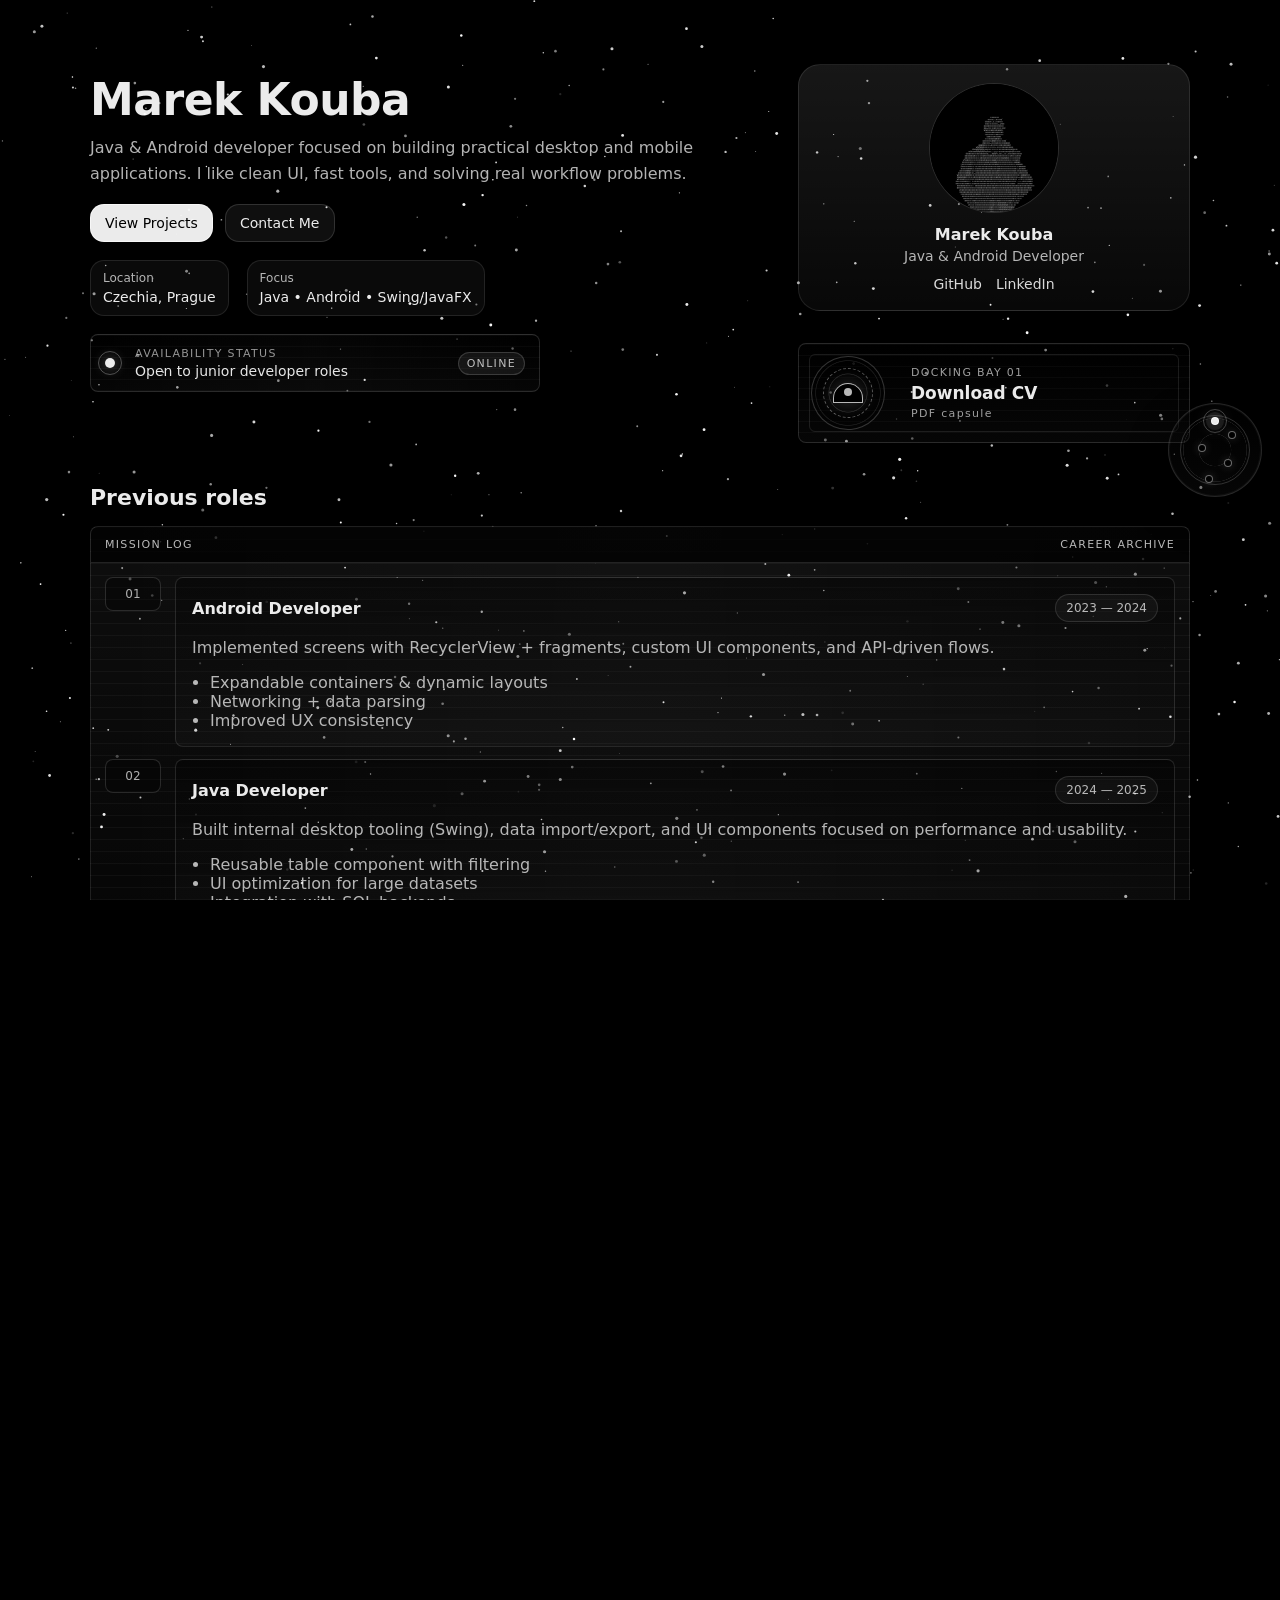
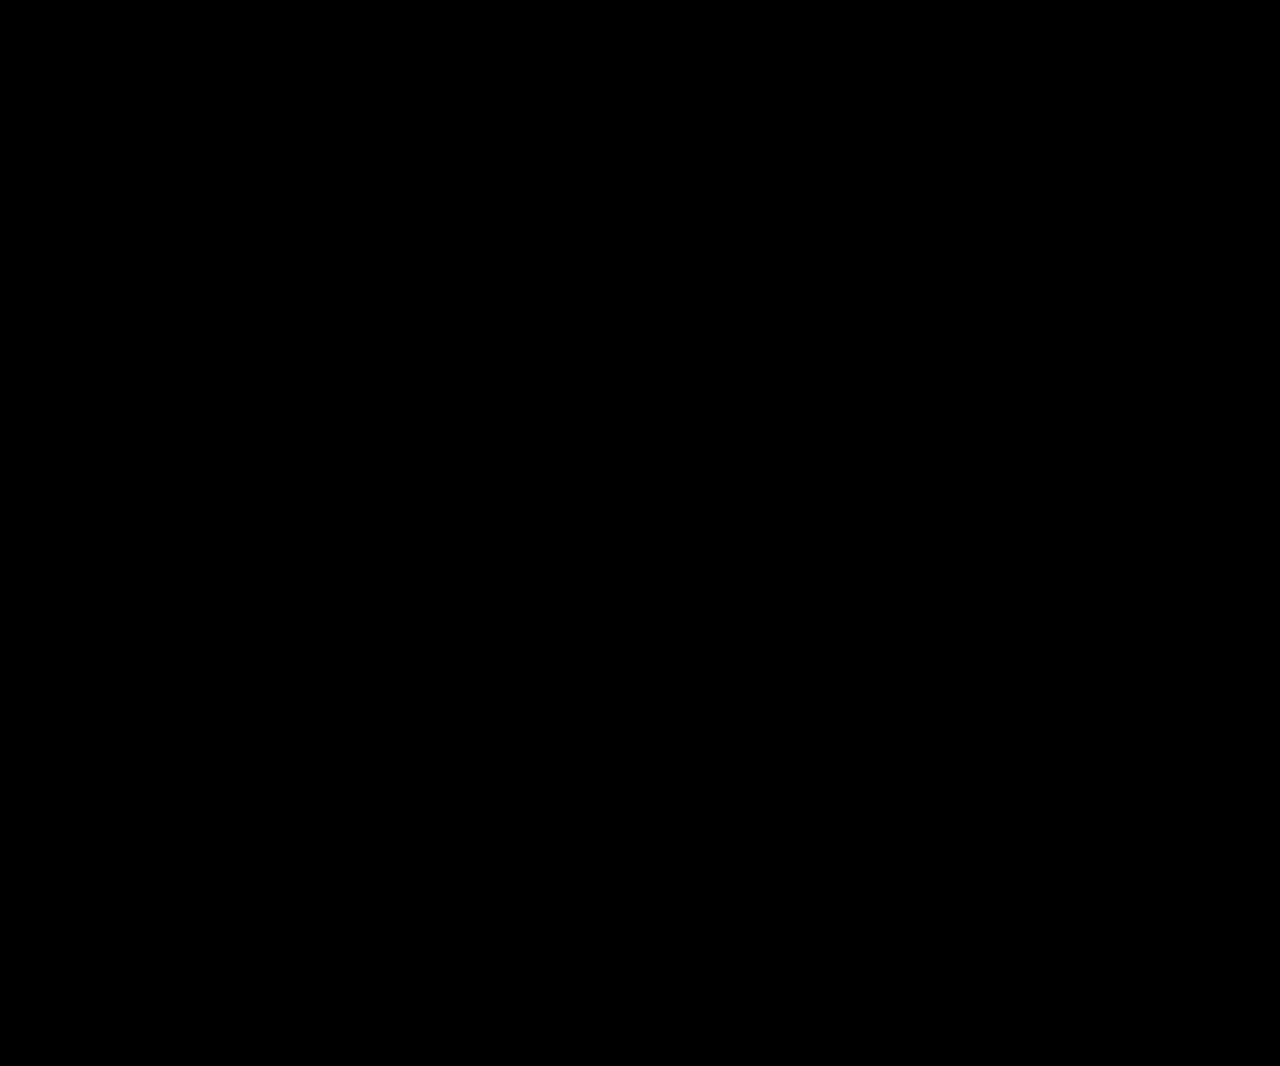
<file: public/index.html>
<!doctype html>
<html lang="en">

<head>
  <meta charset="UTF-8" />
  <meta name="viewport" content="width=device-width, initial-scale=1.0" />
  <title>Marek Kouba</title>
  <link rel="stylesheet" href="../src/styles/background.css" />
  <link rel="stylesheet" href="../src/styles/styles.css" />
  <link rel="stylesheet" href="../src/styles/planets.css" />
</head>

<body>
  <canvas id="starfield" aria-hidden="true"></canvas>

  <nav class="minimap-radar" aria-label="Page minimap">
    <a class="minimap-radar__blip minimap-radar__blip--home" href="#home" aria-label="Home" style="--x: 50%; --y: 18%;"></a>
    <a class="minimap-radar__blip minimap-radar__blip--roles" href="#roles" aria-label="Roles" style="--x: 68%; --y: 34%;"></a>
    <a class="minimap-radar__blip minimap-radar__blip--projects" href="#projects" aria-label="Projects" style="--x: 36%; --y: 48%;"></a>
    <a class="minimap-radar__blip minimap-radar__blip--skills" href="#skills" aria-label="Abilities" style="--x: 64%; --y: 64%;"></a>
    <a class="minimap-radar__blip minimap-radar__blip--contact" href="#contact" aria-label="Contact" style="--x: 44%; --y: 82%;"></a>
  </nav>

  <main id="top" class="container page">
    <!-- HERO -->
    <section id="home" class="hero">
      <div class="hero__left">
        <h1 class="hero__title">Marek Kouba</h1>
        <p class="hero__subtitle">
          Java & Android developer focused on building practical desktop and mobile applications.
          I like clean UI, fast tools, and solving real workflow problems.
        </p>

        <div class="hero__cta">
          <a class="btn btn--primary" href="#projects">View Projects</a>
          <a class="btn btn--ghost" href="#contact">Contact Me</a>
        </div>

        <div class="hero__meta">
          <div class="meta-item">
            <span class="meta-label">Location</span>
            <span class="meta-value">Czechia, Prague</span>
          </div>
          <div class="meta-item">
            <span class="meta-label">Focus</span>
            <span class="meta-value">Java • Android • Swing/JavaFX</span>
          </div>
        </div>

        <div class="availability-status" aria-label="Availability status">
          <span class="availability-status__signal" aria-hidden="true"></span>
          <span class="availability-status__copy">
            <span class="availability-status__label">Availability Status</span>
            <span class="availability-status__value">Open to junior developer roles</span>
          </span>
          <span class="availability-status__tag">ONLINE</span>
        </div>

      </div>

      <aside class="hero__right">
        <div class="avatar-card">
          <img class="avatar" src="./assets/img/profile.png" alt="Profile photo of Marek Kouba" />
          <div class="avatar-card__text">
            <div class="avatar-card__name">Marek Kouba</div>
            <div class="avatar-card__desc">Java & Android Developer</div>
          </div>
          <div class="avatar-card__links">
            <a href="https://github.com/ArqonOne" target="blank" aria-label="GitHub">GitHub</a>
            <a href="https://www.linkedin.com/in/marek-kouba-42253a305/" target="blank" aria-label="LinkedIn">LinkedIn</a>
          </div>
        </div>

        <a class="cv-dock" href="./assets/docs/Marek-Kouba-CV.pdf" download>
          <span class="cv-dock__bay" aria-hidden="true">
            <span class="cv-dock__rings"></span>
            <span class="cv-dock__ship"></span>
          </span>
          <span class="cv-dock__text">
            <span class="cv-dock__eyebrow">DOCKING BAY 01</span>
            <span class="cv-dock__title">Download CV</span>
            <span class="cv-dock__meta">PDF capsule</span>
          </span>
        </a>
      </aside>
    </section>

    <!-- ROLES -->
    <section id="roles" class="section">
      <div class="section__head">
        <h2>Previous roles</h2>
      </div>

      <div class="mission-log" aria-label="Career mission log">
        <div class="mission-log__header" aria-hidden="true">
          <span>MISSION LOG</span>
          <span>CAREER ARCHIVE</span>
        </div>
        <div class="mission-log__entries">
          <article class="mission-log__entry">
            <div class="mission-log__body">
              <div class="mission-log__top">
                <h3>Android Developer</h3>
                <span class="chip">2023 — 2024</span>
              </div>
              <p class="muted">
                Implemented screens with RecyclerView + fragments, custom UI components, and API-driven flows.
              </p>
              <ul class="list">
                <li>Expandable containers & dynamic layouts</li>
                <li>Networking + data parsing</li>
                <li>Improved UX consistency</li>
              </ul>
            </div>
          </article>

          <article class="mission-log__entry">
            <div class="mission-log__body">
              <div class="mission-log__top">
                <h3>Java Developer</h3>
                <span class="chip">2024 — 2025</span>
              </div>
              <p class="muted">
                Built internal desktop tooling (Swing), data import/export, and UI components focused on performance
                and usability.
              </p>
              <ul class="list">
                <li>Reusable table component with filtering</li>
                <li>UI optimization for large datasets</li>
                <li>Integration with SQL backends</li>
              </ul>
            </div>
          </article>
        </div>
      </div>
    </section>

    <!-- PROJECTS (Planets) -->
    <section id="projects" class="section">
      <div class="section__head">
        <h2>Projects</h2>
      </div>

      <div id="projectRadar" class="project-radar" aria-label="Project navigation radar"></div>

      <div class="planets-block" id="planetsBlock">
        <div id="planetsTip" class="planets-tip" aria-hidden="true"></div>
        <canvas id="planetsCanvas" class="planets-canvas" aria-hidden="true"></canvas>
      </div>

      <!-- Project modal -->
      <div id="projectModal" class="pmodal" aria-hidden="true" role="dialog" aria-label="Project details">
        <div class="pmodal__overlay" data-close></div>

        <div class="pmodal__panel" role="document">
          <button class="pmodal__close" type="button" aria-label="Close" data-close>×</button>

          <div class="pmodal__head">
            <h3 id="pTitle" class="pmodal__title"></h3>
            <a id="pLink" class="pmodal__link" href="#" target="_blank" rel="noopener">More info →</a>
          </div>

          <div class="pmodal__body">
            <p id="pDesc" class="pmodal__desc"></p>

            <div class="pmodal__carousel" aria-label="Project images">
            <button id="pPrev" class="pmodal__nav" type="button" aria-label="Previous image">‹</button>

            <div class="pmodal__imgwrap">
              <img id="pImg" class="pmodal__img" alt="" />
              <div id="pImgEmpty" class="pmodal__empty muted">No images yet.</div>
            </div>

            <button id="pNext" class="pmodal__nav" type="button" aria-label="Next image">›</button>
          </div>

            <div id="pDots" class="pmodal__dots" aria-label="Image selector"></div>
          </div>
        </div>
      </div>
    </section>

    <!-- SKILLS -->
    <section id="skills" class="section">
      <div class="section__head">
        <h2>Abilities</h2>
        <p>Languages, frameworks, tooling — the stack I’m comfortable with.</p>
      </div>

      <div class="constellation-grid">
        <article class="constellation">
          <h3>Core Languages</h3>
          <div class="constellation__map" aria-label="Core Languages skill constellation">
            <span class="skill-star skill-star--large" style="--x: 16%; --y: 38%;">Java</span>
            <span class="skill-star" style="--x: 42%; --y: 18%;">C++</span>
            <span class="skill-star" style="--x: 68%; --y: 40%;">C#</span>
            <span class="skill-star" style="--x: 38%; --y: 72%;">C</span>
            <span class="skill-star" style="--x: 80%; --y: 74%;">Python</span>
          </div>
        </article>

        <article class="constellation">
          <h3>App Interfaces</h3>
          <div class="constellation__map" aria-label="App Interfaces skill constellation">
            <span class="skill-star skill-star--large" style="--x: 20%; --y: 28%;">Android SDK</span>
            <span class="skill-star" style="--x: 56%; --y: 22%;">Swing</span>
            <span class="skill-star" style="--x: 78%; --y: 52%;">JavaFX</span>
            <span class="skill-star" style="--x: 36%; --y: 76%;">RecyclerView</span>
          </div>
        </article>

        <article class="constellation">
          <h3>Data & Automation</h3>
          <div class="constellation__map" aria-label="Data and Automation skill constellation">
            <span class="skill-star skill-star--large" style="--x: 18%; --y: 64%;">SQL</span>
            <span class="skill-star" style="--x: 46%; --y: 26%;">SQL Server</span>
            <span class="skill-star" style="--x: 72%; --y: 34%;">Selenium</span>
            <span class="skill-star" style="--x: 66%; --y: 76%;">Matlab</span>
          </div>
        </article>

        <article class="constellation">
          <h3>Web Tools</h3>
          <div class="constellation__map" aria-label="Web Tools skill constellation">
            <span class="skill-star skill-star--large" style="--x: 20%; --y: 30%;">JavaScript</span>
            <span class="skill-star" style="--x: 56%; --y: 24%;">HTML/CSS</span>
            <span class="skill-star" style="--x: 76%; --y: 62%;">Shopify</span>
            <span class="skill-star" style="--x: 34%; --y: 78%;">Git</span>
            <span class="skill-star" style="--x: 74%; --y: 16%;">Maven</span>
          </div>
        </article>
      </div>
    </section>

    <!-- CONTACT -->
    <section id="contact" class="section">
      <div class="section__head">
        <h2>Contact me</h2>
      </div>

      <div class="command-console">
        <aside class="command-console__direct" aria-label="Direct contact links">
          <div class="command-console__bar" aria-hidden="true">
            <span></span>
            <span></span>
            <span></span>
          </div>
          <h3>open_channel</h3>
          <a href="mailto:marekkoubam@gmail.com">marekkoubam@gmail.com</a>
          <a href="https://www.linkedin.com/in/marek-kouba-42253a305/" target="_blank" rel="noreferrer">
            linkedin.com/in/marek-kouba-42253a305
          </a>
          <a href="#" aria-label="GitHub profile">github.com</a>
        </aside>

        <form class="command-form" onsubmit="event.preventDefault(); this.querySelector('.command-form__status').textContent = 'Transmission queued.';">
          <div class="command-console__bar" aria-hidden="true">
            <span></span>
            <span></span>
            <span></span>
          </div>

          <label>
            <span>sender.name</span>
            <input type="text" name="name" placeholder="Your name" required />
          </label>

          <label>
            <span>sender.email</span>
            <input type="email" name="email" placeholder="you@email.com" required />
          </label>

          <label>
            <span>message.payload</span>
            <textarea name="message" rows="6" placeholder="Write your message..." required></textarea>
          </label>

          <button class="btn btn--primary command-form__submit" type="submit">Transmit</button>
          <p class="command-form__status" aria-live="polite"></p>
        </form>
      </div>
    </section>

    <footer class="footer">
      <span class="muted">© <span id="y"></span> Marek Kouba</span>
    </footer>
  </main>

  <script src="../src/js/stars.js"></script>
  <script>
    document.getElementById("y").textContent = new Date().getFullYear();
  </script>
  <script src="../src/js/minimap-radar.js"></script>
  <script type="module" src="../src/js/projects-planets.js"></script>

</body>

</html>
</file>
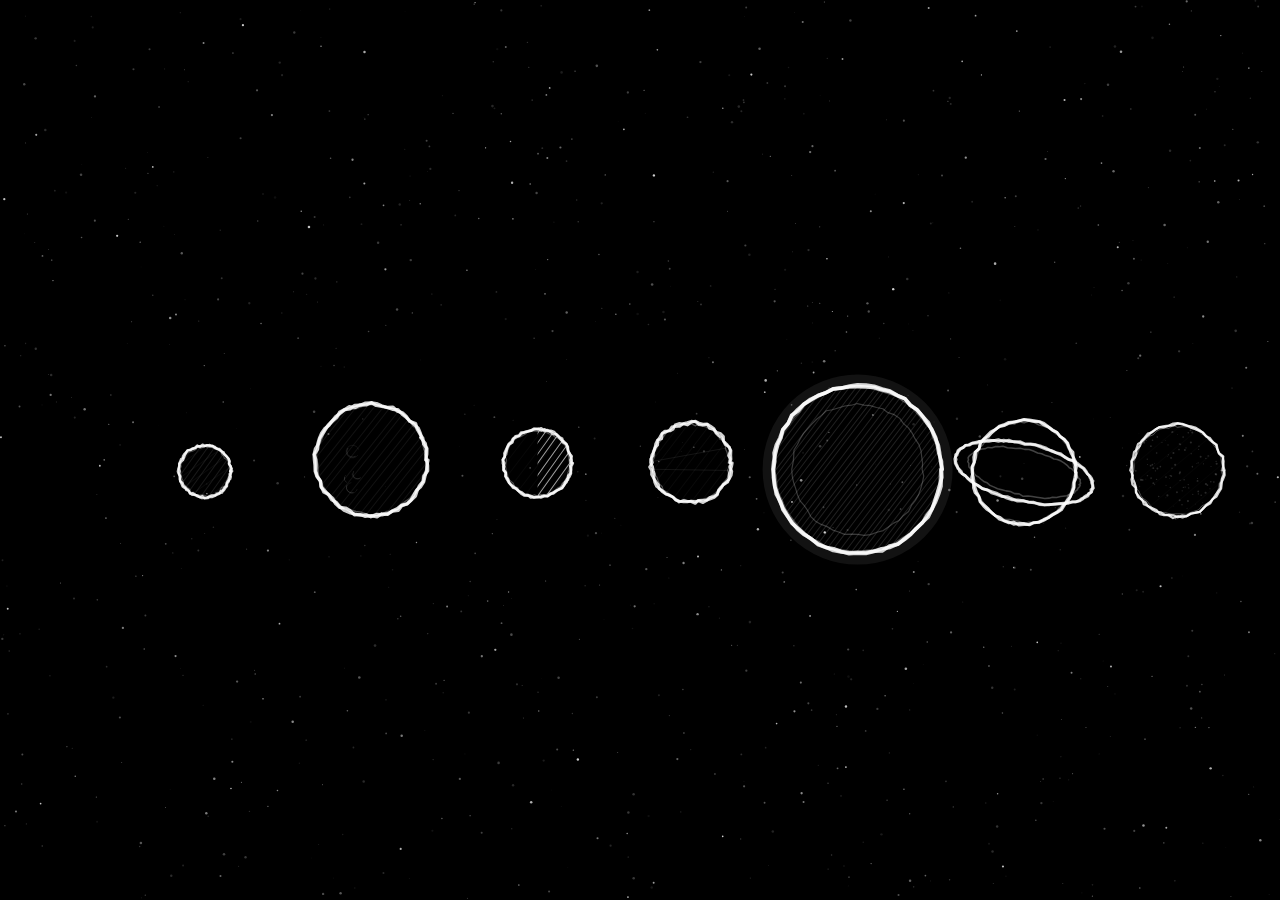
<file: private/planets.html>
<!-- sketch-planets-new-looks.html -->
<!doctype html>
<html lang="en">

<head>
    <meta charset="UTF-8" />
    <meta name="viewport" content="width=device-width, initial-scale=1.0" />
    <title>Sketch Planets — New Looks</title>
    <style>
        html,
        body {
            height: 100%;
            margin: 0;
            background: #000;
            overflow: hidden;
        }

        canvas {
            position: fixed;
            inset: 0;
            width: 100vw;
            height: 100vh;
            display: block;
        }

        .tip {
            position: fixed;
            z-index: 3;
            pointer-events: none;
            padding: 8px 10px;
            border-radius: 12px;
            border: 1px solid rgba(255, 255, 255, 0.14);
            background: rgba(0, 0, 0, 0.55);
            backdrop-filter: blur(8px);
            font:
                12px system-ui,
                -apple-system,
                Segoe UI,
                Roboto,
                Arial;
            color: rgba(255, 255, 255, 0.9);
            transform: translate(12px, 12px);
            opacity: 0;
            transition: opacity 120ms ease;
            white-space: nowrap;
        }

        .tip.show {
            opacity: 1;
        }
    </style>
</head>

<body>
    <div id="tip" class="tip"></div>
    <canvas id="c"></canvas>

    <script>
        (() => {
            const canvas = document.getElementById("c");
            const ctx = canvas.getContext("2d");
            const tip = document.getElementById("tip");

            let w = 0,
                h = 0,
                dpr = 1;
            function resize() {
                dpr = Math.max(1, Math.min(2, window.devicePixelRatio || 1));
                w = window.innerWidth;
                h = window.innerHeight;
                canvas.width = Math.floor(w * dpr);
                canvas.height = Math.floor(h * dpr);
                canvas.style.width = w + "px";
                canvas.style.height = h + "px";
                ctx.setTransform(dpr, 0, 0, dpr, 0, 0);
            }
            window.addEventListener("resize", resize);
            resize();

            const rand = (min, max) => Math.random() * (max - min) + min;

            // Mouse
            const mouse = { x: 0, y: 0, active: false };
            window.addEventListener("mousemove", (e) => {
                mouse.active = true;
                mouse.x = e.clientX;
                mouse.y = e.clientY;
            });
            window.addEventListener("mouseleave", () => {
                mouse.active = false;
                tip.classList.remove("show");
            });

            // ===== Sketch helpers =====
            function roughCircle(x, y, r, passes = 2, jitter = 1.2) {
                for (let p = 0; p < passes; p++) {
                    const steps = 64;
                    ctx.beginPath();
                    for (let i = 0; i <= steps; i++) {
                        const a = (i / steps) * Math.PI * 2;
                        const rr = r + rand(-jitter, jitter);
                        const px = x + Math.cos(a) * rr + rand(-0.35, 0.35);
                        const py = y + Math.sin(a) * rr + rand(-0.35, 0.35);
                        if (i === 0) ctx.moveTo(px, py);
                        else ctx.lineTo(px, py);
                    }
                    ctx.stroke();
                }
            }

            function roughEllipse(x, y, rx, ry, rot = 0, passes = 2, jitter = 1.1) {
                for (let p = 0; p < passes; p++) {
                    const steps = 80;
                    ctx.beginPath();
                    for (let i = 0; i <= steps; i++) {
                        const a = (i / steps) * Math.PI * 2;
                        const jx = rand(-jitter, jitter),
                            jy = rand(-jitter, jitter);
                        let px = Math.cos(a) * (rx + jx),
                            py = Math.sin(a) * (ry + jy);
                        const cr = Math.cos(rot),
                            sr = Math.sin(rot);
                        const rpx = px * cr - py * sr;
                        const rpy = px * sr + py * cr;
                        if (i === 0) ctx.moveTo(x + rpx, y + rpy);
                        else ctx.lineTo(x + rpx, y + rpy);
                    }
                    ctx.stroke();
                }
            }

            function hatchInCircle(
                x,
                y,
                r,
                angleRad,
                spacing,
                alpha,
                wiggle = 0.9,
            ) {
                ctx.save();
                ctx.beginPath();
                ctx.arc(x, y, r - 0.5, 0, Math.PI * 2);
                ctx.clip();
                ctx.globalAlpha = alpha;

                ctx.translate(x, y);
                ctx.rotate(angleRad);

                const len = r * 2.9;
                for (let i = -len; i <= len; i += spacing) {
                    ctx.beginPath();
                    const j = rand(-wiggle, wiggle);
                    ctx.moveTo(-len, i + j);
                    ctx.lineTo(len, i + j + rand(-0.6, 0.6));
                    ctx.stroke();
                }

                ctx.restore();
                ctx.globalAlpha = 1;
            }

            function stippleInCircle(x, y, r, density, alpha) {
                ctx.save();
                ctx.beginPath();
                ctx.arc(x, y, r - 1, 0, Math.PI * 2);
                ctx.clip();
                ctx.globalAlpha = alpha;

                const area = Math.PI * r * r;
                const n = Math.floor(area * density);
                for (let i = 0; i < n; i++) {
                    const a = Math.random() * Math.PI * 2;
                    const rr = Math.sqrt(Math.random()) * (r - 1);
                    const px = x + Math.cos(a) * rr;
                    const py = y + Math.sin(a) * rr;
                    const pr = rand(0.35, 1.1);
                    ctx.beginPath();
                    ctx.arc(px, py, pr, 0, Math.PI * 2);
                    ctx.fill();
                }

                ctx.restore();
                ctx.globalAlpha = 1;
            }

            // NEW: crater arcs (small rough circles clipped inside)
            function cratersInCircle(x, y, r, count, alpha) {
                ctx.save();
                ctx.beginPath();
                ctx.arc(x, y, r - 1, 0, Math.PI * 2);
                ctx.clip();

                ctx.strokeStyle = `rgba(255,255,255,${alpha})`;
                ctx.lineWidth = 1;

                for (let i = 0; i < count; i++) {
                    const a = Math.random() * Math.PI * 2;
                    const rr = Math.sqrt(Math.random()) * (r * 0.72);
                    const cx = x + Math.cos(a) * rr;
                    const cy = y + Math.sin(a) * rr;
                    const cr = rand(r * 0.06, r * 0.14);

                    // partial arc crater
                    ctx.beginPath();
                    ctx.arc(cx, cy, cr, rand(0, Math.PI), rand(Math.PI, Math.PI * 2));
                    ctx.stroke();

                    // second faint pass
                    ctx.globalAlpha = 0.55;
                    ctx.beginPath();
                    ctx.arc(
                        cx + rand(-0.6, 0.6),
                        cy + rand(-0.6, 0.6),
                        cr * rand(0.9, 1.15),
                        rand(0, Math.PI),
                        rand(Math.PI, Math.PI * 2),
                    );
                    ctx.stroke();
                    ctx.globalAlpha = 1;
                }

                ctx.restore();
            }

            // NEW: half-shadow shading using hatch clipped to half-plane
            function halfShadowHatch(
                x,
                y,
                r,
                side /* -1 left, +1 right */,
                angle,
                spacing,
                alpha,
            ) {
                ctx.save();
                // clip circle
                ctx.beginPath();
                ctx.arc(x, y, r - 1, 0, Math.PI * 2);
                ctx.clip();
                // clip half
                ctx.beginPath();
                if (side < 0) {
                    ctx.rect(-99999, -99999, x, 999999);
                } else {
                    ctx.rect(x, -99999, 999999, 999999);
                }
                ctx.clip();

                ctx.strokeStyle = "rgba(255,255,255,1)";
                hatchInCircle(x, y, r, angle, spacing, alpha, 0.8);

                ctx.restore();
            }

            // NEW: chalk halo (soft outer glow ring)
            function chalkHalo(x, y, r, strength) {
                ctx.save();
                ctx.globalAlpha = strength;
                ctx.strokeStyle = "rgba(255,255,255,0.08)";
                ctx.lineWidth = 10;
                ctx.beginPath();
                ctx.arc(x, y, r + 6, 0, Math.PI * 2);
                ctx.stroke();
                ctx.restore();
                ctx.globalAlpha = 1;
            }

            // ===== Background dots =====
            const bgDots = Array.from({ length: 900 }, () => ({
                x: Math.random() * w,
                y: Math.random() * h,
                r: rand(0.3, 1.3),
                a: rand(0.12, 0.85),
                ph: Math.random() * Math.PI * 2,
                sp: rand(0.2, 1.0),
            }));

            function drawBackground(t) {
                ctx.fillStyle = "#000";
                ctx.fillRect(0, 0, w, h);

                ctx.fillStyle = "rgba(255,255,255,1)";
                for (const s of bgDots) {
                    const tw = 0.65 + 0.35 * Math.sin(t * s.sp + s.ph + s.x * 0.01);
                    ctx.globalAlpha = Math.max(0.05, Math.min(1, s.a * tw));
                    ctx.beginPath();
                    ctx.arc(s.x, s.y, s.r, 0, Math.PI * 2);
                    ctx.fill();
                }
                ctx.globalAlpha = 1;
            }

            // ===== New planet "looks" =====
            // Look types: "marble", "crater", "split", "belt", "halo", "ringed"
            const PLANETS_DEF = [
                {
                    name: "Marble",
                    x: 0.16,
                    y: 0.52,
                    r: 26,
                    ring: false,
                    look: {
                        type: "marble",
                        outline: 2.4,
                        jitter: 1.2,
                        passes: 2,
                        hatchAlpha: 0.55,
                    },
                },
                {
                    name: "Crater",
                    x: 0.29,
                    y: 0.52,
                    r: 56,
                    ring: false,
                    look: {
                        type: "crater",
                        outline: 3.2,
                        jitter: 1.4,
                        passes: 2,
                        craterCount: 4, // ↓ from 18
                    },
                },
                {
                    name: "Split",
                    x: 0.42,
                    y: 0.52,
                    r: 34,
                    ring: false,
                    look: {
                        type: "split",
                        outline: 2.6,
                        jitter: 1.2,
                        passes: 2,
                        shadowSide: +1,
                    },
                },
                {
                    name: "Belted",
                    x: 0.54,
                    y: 0.52,
                    r: 40,
                    ring: false,
                    look: {
                        type: "belt",
                        outline: 2.8,
                        jitter: 1.8,
                        passes: 2,
                        beltCount: 2, // ↓ fewer belts
                    },
                },

                {
                    name: "Halo",
                    x: 0.67,
                    y: 0.52,
                    r: 84,
                    ring: false,
                    look: {
                        type: "halo",
                        outline: 3.6,
                        jitter: 1.1,
                        passes: 2,
                        halo: 0.9,
                    },
                },
                {
                    name: "Ringed",
                    x: 0.8,
                    y: 0.52,
                    r: 52,
                    ring: true,
                    look: {
                        type: "ringed",
                        outline: 2.8,
                        jitter: 1.2,
                        passes: 2,
                        ringWidth: 2.8,
                        ringDouble: true,
                    },
                },
                {
                    name: "Dotted",
                    x: 0.92,
                    y: 0.52,
                    r: 46,
                    ring: false,
                    look: {
                        type: "dots",
                        outline: 2.2,
                        jitter: 1.5,
                        passes: 2,
                        dotDensity: 0.016,
                    },
                },
            ];

            const planets = PLANETS_DEF.map((p, i) => ({
                id: i + 1,
                name: p.name,
                nx: p.x,
                ny: p.y,
                r: p.r,
                ring: p.ring,
                look: p.look,
                hover: 0,
                pulse: 0,
                phase: rand(0, Math.PI * 2),
                bobSpeed: rand(0.6, 1.1),
                bobAmp: rand(4, 10),
                ringRot: rand(-0.25, 0.25),
            }));

            function planetPos(p, t) {
                const baseX = p.nx * w;
                const baseY = p.ny * h;
                const bob = Math.sin(t * p.bobSpeed + p.phase) * p.bobAmp;
                return { x: baseX, y: baseY + bob };
            }

            function pickPlanet(mx, my, t) {
                for (let i = planets.length - 1; i >= 0; i--) {
                    const p = planets[i];
                    const pos = planetPos(p, t);
                    const dx = mx - pos.x,
                        dy = my - pos.y;
                    if (dx * dx + dy * dy <= p.r * p.r) return p;
                }
                return null;
            }

            canvas.addEventListener("click", () => {
                const t = performance.now() / 1000;
                const p = pickPlanet(mouse.x, mouse.y, t);
                if (p) p.pulse = 1;
            });

            // belt helper: draw a few rough arcs across planet (clipped)
            function beltsInCircle(x, y, r, count) {
                ctx.save();
                ctx.beginPath();
                ctx.arc(x, y, r - 1, 0, Math.PI * 2);
                ctx.clip();
                ctx.strokeStyle = "rgba(255,255,255,0.08)";
                ctx.lineWidth = 1;
                for (let i = 0; i < count; i++) {
                    const yy = y + rand(-r * 0.35, r * 0.35);
                    const tilt = rand(-0.18, 0.18);
                    ctx.save();
                    ctx.translate(x, y);
                    ctx.rotate(tilt);
                    ctx.beginPath();
                    ctx.moveTo(-r * 1.4, yy - y);
                    ctx.lineTo(r * 1.4, yy - y + rand(-1.2, 1.2));
                    ctx.stroke();
                    ctx.restore();
                }
                ctx.restore();
            }

            function drawPlanet(p, x, y, t) {
                const lk = p.look;
                const rr = p.r * (1 + p.hover * 0.06) * (1 + p.pulse * 0.12);

                ctx.save();
                ctx.lineCap = "round";
                ctx.lineJoin = "round";

                // optional chalk halo (unique look)
                if (lk.type === "halo") chalkHalo(x, y, rr, lk.halo ?? 0.8);

                // outline
                ctx.strokeStyle = "rgba(255,255,255,0.82)";
                ctx.lineWidth = lk.outline ?? 2.6;
                roughCircle(x, y, rr, lk.passes ?? 2, lk.jitter ?? 1.2);

                // inner outline
                ctx.strokeStyle = "rgba(255,255,255,0.30)";
                ctx.lineWidth = Math.max(1, (lk.outline ?? 2.6) * 0.45);
                roughCircle(x, y, rr - 1.6, 1, (lk.jitter ?? 1.2) * 0.8);

                // interior content by look
                ctx.strokeStyle = "rgba(255,255,255,0.18)";
                ctx.lineWidth = 1;

                if (lk.type === "marble") {
                    hatchInCircle(x, y, rr - 1, -0.95, 6.0, lk.hatchAlpha ?? 0.55, 1.0);
                    hatchInCircle(x, y, rr - 1, -0.62, 10.5, 0.22, 0.8);
                }

                if (lk.type === "crater") {
                    hatchInCircle(x, y, rr - 1, -0.9, 6.8, 0.4, 1.0);
                    cratersInCircle(x, y, rr, lk.craterCount ?? 7, 0.12);
                }

                if (lk.type === "split") {
                    // light full subtle hatch
                    hatchInCircle(x, y, rr - 1, -0.92, 8.8, 0.18, 0.8);
                    // darker half
                    halfShadowHatch(x, y, rr, lk.shadowSide ?? +1, -0.95, 6.2, 0.62);
                }

                if (lk.type === "belt") {
                    hatchInCircle(x, y, rr - 1, -0.92, 8.0, 0.22, 0.9);
                    beltsInCircle(x, y, rr, lk.beltCount ?? 3);
                }

                if (lk.type === "halo") {
                    hatchInCircle(x, y, rr - 1, -0.92, 5.0, 0.72, 1.0);
                    // extra inner ring to add weight
                    ctx.strokeStyle = "rgba(255,255,255,0.22)";
                    ctx.lineWidth = 1.2;
                    roughCircle(x, y, rr * 0.78, 1, 0.9);
                }

                if (lk.type === "dots") {
                    ctx.fillStyle = "rgba(255,255,255,0.85)";
                    stippleInCircle(x, y, rr - 1, lk.dotDensity ?? 0.016, 0.18);
                    hatchInCircle(x, y, rr - 1, -0.7, 14.0, 0.1, 0.6);
                }

                // ringed look
                if (p.ring) {
                    const rot = p.ringRot + Math.sin(t * 0.2 + p.phase) * 0.06;
                    const ringW = lk.ringWidth ?? 2.6;

                    ctx.strokeStyle = "rgba(255,255,255,0.76)";
                    ctx.lineWidth = ringW;
                    roughEllipse(x, y, rr * 1.35, rr * 0.55, rot, 2, 1.1);

                    if (lk.ringDouble) {
                        ctx.strokeStyle = "rgba(255,255,255,0.26)";
                        ctx.lineWidth = Math.max(1.1, ringW * 0.55);
                        roughEllipse(x, y, rr * 1.1, rr * 0.44, rot, 1, 0.95);
                    }
                }

                // hover label
                if (p.hover > 0.08) {
                    ctx.globalAlpha = Math.min(1, p.hover);
                    ctx.fillStyle = "rgba(255,255,255,0.86)";
                    ctx.font = "12px system-ui, -apple-system, Segoe UI, Roboto, Arial";
                    ctx.textAlign = "center";
                    ctx.fillText(p.name, x, y + rr + 22);
                    ctx.globalAlpha = 1;
                }

                ctx.restore();
            }

            function updateTooltip(p) {
                if (!p) {
                    tip.classList.remove("show");
                    return;
                }
                tip.textContent = `${p.name} • click`;
                tip.style.left = mouse.x + "px";
                tip.style.top = mouse.y + "px";
                tip.classList.add("show");
            }

            let last = performance.now();
            function frame(now) {
                const dt = Math.min(0.033, (now - last) / 1000);
                last = now;
                const t = now / 1000;

                drawBackground(t);

                const hovered = mouse.active ? pickPlanet(mouse.x, mouse.y, t) : null;

                for (const p of planets) {
                    const isHover = hovered === p;
                    p.hover += ((isHover ? 1 : 0) - p.hover) * 0.14;

                    p.pulse *= Math.pow(0.001, dt);
                    if (p.pulse < 0.001) p.pulse = 0;

                    const pos = planetPos(p, t);
                    drawPlanet(p, pos.x, pos.y, t);
                }

                updateTooltip(hovered);
                requestAnimationFrame(frame);
            }
            requestAnimationFrame(frame);
        })();
    </script>
</body>

</html>
</file>
<file: src/styles/background.css>
:root {
  --bg: #000;
}

/* Base page background */
html,
body {
  height: 100%;
  margin: 0;
  background: var(--bg);
  overflow-x: hidden;
}

/* Background canvas */
#starfield {
  position: fixed;
  inset: 0;
  width: 100vw;
  height: 100vh;
  z-index: 0;
  pointer-events: none;
  display: block;
}
</file>
<file: src/styles/styles.css>
:root {
  --text: rgba(255, 255, 255, 0.92);
  --muted: rgba(255, 255, 255, 0.7);
  --card2: rgba(255, 255, 255, 0.09);
  --border: rgba(255, 255, 255, 0.10);
  --accent: rgba(255, 255, 255, 0.92);
}

html,
body {
  color: var(--text);
  font-family: system-ui, -apple-system, Segoe UI, Roboto, Arial, sans-serif;
}

.container {
  width: min(1100px, calc(100% - 48px));
  margin: 0 auto;
}

.page {
  position: relative;
  z-index: 1;
  padding: 64px 0 64px;
}

/* Minimap radar */
.minimap-radar {
  position: fixed;
  right: 18px;
  top: 50%;
  z-index: 4;
  width: 92px;
  aspect-ratio: 1;
  border: 1px solid rgba(255,255,255,0.14);
  border-radius: 50%;
  background:
    radial-gradient(circle at 50% 50%, transparent 0 24%, rgba(255,255,255,0.09) 24.5% 25%, transparent 25.5% 48%, rgba(255,255,255,0.09) 48.5% 49%, transparent 49.5%),
    linear-gradient(180deg, rgba(0,0,0,0.42), rgba(255,255,255,0.025));
  box-shadow:
    0 0 0 1px rgba(255,255,255,0.04) inset,
    0 18px 42px rgba(0,0,0,0.36);
  transform: translateY(-50%);
}

.minimap-radar::before,
.minimap-radar::after {
  content: "";
  position: absolute;
  inset: 11px;
  border-radius: 50%;
  pointer-events: none;
}

.minimap-radar::before {
  border: 1px solid rgba(255,255,255,0.18);
}

.minimap-radar::after {
  background:
    linear-gradient(90deg, transparent calc(50% - 0.5px), rgba(255,255,255,0.16) 50%, transparent calc(50% + 0.5px)),
    linear-gradient(0deg, transparent calc(50% - 0.5px), rgba(255,255,255,0.16) 50%, transparent calc(50% + 0.5px));
}

.minimap-radar__blip {
  position: absolute;
  left: var(--x);
  top: var(--y);
  z-index: 1;
  width: 24px;
  height: 24px;
  border-radius: 50%;
  background: transparent;
  transform: translate(-50%, -50%);
}

.minimap-radar__blip::before {
  content: "";
  position: absolute;
  inset: 8px;
  border: 1px solid rgba(255,255,255,0.42);
  border-radius: 50%;
  background: rgba(0,0,0,0.72);
  box-shadow: 0 0 10px rgba(255,255,255,0.18);
}

.minimap-radar__blip:hover::before,
.minimap-radar__blip.is-active::before,
.minimap-radar__blip[aria-current="location"]::before {
  background: rgba(255,255,255,0.92);
  border-color: rgba(255,255,255,0.92);
  box-shadow:
    0 0 0 5px rgba(255,255,255,0.08),
    0 0 18px rgba(255,255,255,0.45);
}

.minimap-radar__blip.is-active::after,
.minimap-radar__blip[aria-current="location"]::after {
  content: "";
  position: absolute;
  inset: 0;
  border: 1px solid rgba(255,255,255,0.24);
  border-radius: 50%;
  pointer-events: none;
  animation: minimap-pulse 1.8s ease-out infinite;
}

@keyframes minimap-pulse {
  0% { transform: scale(0.65); opacity: 0.9; }
  100% { transform: scale(1.7); opacity: 0; }
}

/* Sections */
.section {
  margin-top: 42px;
  scroll-margin-top: 88px;
}

.section__head {
  margin-bottom: 16px;
}

.section__head h2 {
  margin: 0 0 6px;
  font-size: 22px;
}

.section__head p {
  margin: 0;
  color: var(--muted);
}

.hero {
  display: grid;
  grid-template-columns: 1.4fr 0.8fr;
  gap: 22px;
  align-items: start;
  scroll-margin-top: 88px;
}

.hero__right {
  display: grid;
  gap: 14px;
}

.hero__title {
  margin: 10px 0 10px;
  font-size: 44px;
  letter-spacing: -0.5px;
}

.hero__subtitle {
  margin: 0;
  color: var(--muted);
  line-height: 1.6;
  max-width: 60ch;
}

.hero__cta {
  display: flex;
  gap: 12px;
  margin-top: 18px;
}

.hero__meta {
  display: flex;
  gap: 18px;
  margin-top: 18px;
  flex-wrap: wrap;
}

.meta-item {
  padding: 10px 12px;
  border: 1px solid var(--border);
  border-radius: 14px;
  background: rgba(255, 255, 255, 0.04);
}

.meta-label {
  display: block;
  font-size: 12px;
  color: var(--muted);
}

.meta-value {
  display: block;
  margin-top: 4px;
  font-size: 14px;
}

.availability-status {
  position: relative;
  display: grid;
  grid-template-columns: 18px minmax(0, 1fr) auto;
  gap: 12px;
  align-items: center;
  width: min(420px, 100%);
  margin-top: 18px;
  padding: 12px 14px;
  border: 1px solid rgba(255,255,255,0.14);
  border-radius: 8px;
  background:
    repeating-linear-gradient(180deg, rgba(255,255,255,0.026) 0 1px, transparent 1px 11px),
    linear-gradient(180deg, rgba(0,0,0,0.38), rgba(255,255,255,0.025));
  overflow: hidden;
}

.availability-status::before {
  content: "";
  position: absolute;
  inset: 0;
  pointer-events: none;
  background: linear-gradient(90deg, transparent, rgba(255,255,255,0.08), transparent);
  opacity: 0.24;
}

.availability-status__signal {
  position: relative;
  z-index: 1;
  width: 10px;
  height: 10px;
  border-radius: 50%;
  background: rgba(255,255,255,0.92);
  box-shadow: 0 0 14px rgba(255,255,255,0.46);
}

.availability-status__signal::after {
  content: "";
  position: absolute;
  inset: -7px;
  border: 1px solid rgba(255,255,255,0.28);
  border-radius: 50%;
  animation: status-pulse 1.9s ease-out infinite;
}

.availability-status__copy {
  position: relative;
  z-index: 1;
  display: grid;
  gap: 3px;
}

.availability-status__label {
  color: rgba(255,255,255,0.58);
  font-size: 11px;
  letter-spacing: 0.12em;
  text-transform: uppercase;
}

.availability-status__value {
  color: rgba(255,255,255,0.90);
  font-size: 14px;
}

.availability-status__tag {
  position: relative;
  z-index: 1;
  border: 1px solid rgba(255,255,255,0.16);
  border-radius: 999px;
  padding: 5px 8px;
  background: rgba(255,255,255,0.07);
  color: rgba(255,255,255,0.72);
  font-size: 11px;
  line-height: 1;
  letter-spacing: 0.12em;
}

@keyframes status-pulse {
  0% { transform: scale(0.65); opacity: 0.9; }
  100% { transform: scale(1.85); opacity: 0; }
}

.cv-dock {
  position: relative;
  box-sizing: border-box;
  display: grid;
  grid-template-columns: 86px minmax(0, 1fr);
  gap: 14px;
  align-items: center;
  width: 100%;
  margin-top: 18px;
  padding: 12px;
  border: 1px solid rgba(255,255,255,0.14);
  border-radius: 8px;
  background:
    repeating-linear-gradient(180deg, rgba(255,255,255,0.028) 0 1px, transparent 1px 11px),
    radial-gradient(circle at 14% 20%, rgba(255,255,255,0.12) 0 1px, transparent 1.6px),
    linear-gradient(180deg, rgba(0,0,0,0.44), rgba(255,255,255,0.025));
  color: var(--text);
  overflow: hidden;
  text-decoration: none;
}

.cv-dock::after {
  content: "";
  position: absolute;
  inset: 10px;
  pointer-events: none;
  border: 1px solid rgba(255,255,255,0.10);
  border-radius: 6px;
}

.cv-dock__bay {
  position: relative;
  display: grid;
  place-items: center;
  width: 72px;
  aspect-ratio: 1;
  border: 1px solid rgba(255,255,255,0.20);
  border-radius: 50%;
  background:
    radial-gradient(circle, transparent 0 36%, rgba(255,255,255,0.10) 37% 38%, transparent 39% 62%, rgba(255,255,255,0.08) 63% 64%, transparent 65%),
    rgba(0,0,0,0.28);
}

.cv-dock__rings {
  position: absolute;
  inset: 11px;
  border-radius: 50%;
  border: 1px dashed rgba(255,255,255,0.36);
  animation: dock-spin 9s linear infinite;
}

.cv-dock__ship {
  width: 28px;
  height: 18px;
  border: 1px solid rgba(255,255,255,0.72);
  border-radius: 999px 999px 8px 8px;
  background: #000;
  box-shadow: 0 0 18px rgba(255,255,255,0.20);
  transition: transform 180ms ease;
}

.cv-dock__ship::after {
  content: "";
  display: block;
  width: 8px;
  height: 8px;
  margin: 4px auto 0;
  border-radius: 50%;
  background: rgba(255,255,255,0.72);
}

.cv-dock__text {
  position: relative;
  z-index: 1;
  display: grid;
  gap: 4px;
}

.cv-dock__eyebrow,
.cv-dock__meta {
  color: rgba(255,255,255,0.62);
  font-size: 11px;
  letter-spacing: 0.12em;
}

.cv-dock__title {
  font-size: 17px;
  font-weight: 700;
}

.cv-dock:hover {
  border-color: rgba(255,255,255,0.34);
  background:
    repeating-linear-gradient(180deg, rgba(255,255,255,0.035) 0 1px, transparent 1px 11px),
    radial-gradient(circle at 14% 20%, rgba(255,255,255,0.16) 0 1px, transparent 1.6px),
    linear-gradient(180deg, rgba(0,0,0,0.38), rgba(255,255,255,0.05));
}

.cv-dock:hover .cv-dock__ship {
  transform: translateX(5px);
}

@keyframes dock-spin {
  to { transform: rotate(360deg); }
}

.muted {
  color: var(--muted);
}

.list {
  margin: 10px 0 0;
  padding-left: 18px;
  color: var(--muted);
}

.chip {
  font-size: 12px;
  padding: 6px 10px;
  border-radius: 999px;
  border: 1px solid rgba(255, 255, 255, 0.12);
  background: rgba(255, 255, 255, 0.04);
  color: var(--muted);
}

.avatar-card__links a {
  color: rgba(255, 255, 255, 0.85);
  text-decoration: none;
  font-size: 14px;
}

.avatar-card__links a:hover {
  text-decoration: underline;
}

/* Mission log */
.mission-log {
  position: relative;
  margin-top: 4px;
  border: 1px solid var(--border);
  border-radius: 8px;
  background:
    repeating-linear-gradient(180deg, rgba(255,255,255,0.035) 0 1px, transparent 1px 12px),
    radial-gradient(circle at 16% 18%, rgba(255,255,255,0.12) 0 1px, transparent 1.6px),
    radial-gradient(circle at 88% 72%, rgba(255,255,255,0.10) 0 1px, transparent 1.6px),
    linear-gradient(180deg, rgba(255,255,255,0.055), rgba(255,255,255,0.025));
  overflow: hidden;
}

.mission-log::before {
  content: "";
  position: absolute;
  inset: 0;
  pointer-events: none;
  background:
    linear-gradient(90deg, transparent, rgba(255,255,255,0.08), transparent);
  opacity: 0.28;
}

.mission-log__header {
  position: sticky;
  top: 0;
  z-index: 2;
  display: flex;
  align-items: center;
  justify-content: space-between;
  gap: 16px;
  padding: 11px 14px;
  border-bottom: 1px solid rgba(255,255,255,0.12);
  background: rgba(0,0,0,0.76);
  color: rgba(255,255,255,0.72);
  font-size: 11px;
  letter-spacing: 0.12em;
}

.mission-log__entries {
  position: relative;
  z-index: 1;
  display: grid;
  gap: 12px;
  max-height: 560px;
  overflow-y: auto;
  padding: 14px;
  scrollbar-color: rgba(255,255,255,0.35) transparent;
  scrollbar-width: thin;
}

.mission-log__entry {
  position: relative;
  display: grid;
  grid-template-columns: 56px minmax(0, 1fr);
  gap: 14px;
}

.mission-log__entry::before {
  content: counter(mission-log, decimal-leading-zero);
  counter-increment: mission-log;
  align-self: start;
  border: 1px solid rgba(255,255,255,0.14);
  border-radius: 8px;
  padding: 9px 0;
  background: rgba(0,0,0,0.32);
  color: rgba(255,255,255,0.68);
  font-size: 12px;
  text-align: center;
}

.mission-log__entries {
  counter-reset: mission-log;
}

.mission-log__body {
  border: 1px solid rgba(255,255,255,0.12);
  border-radius: 8px;
  background:
    radial-gradient(circle at 12% 20%, rgba(255,255,255,0.10) 0 1px, transparent 1.6px),
    linear-gradient(180deg, rgba(0,0,0,0.34), rgba(255,255,255,0.025));
  padding: 16px;
}

.mission-log__top {
  display: flex;
  align-items: center;
  justify-content: space-between;
  gap: 12px;
}

.mission-log h3 {
  margin: 0;
  font-size: 16px;
}

/* Avatar card */
.avatar-card {
  border: 1px solid var(--border);
  border-radius: 22px;
  background: linear-gradient(180deg, var(--card2), rgba(255, 255, 255, 0.03));
  padding: 18px;
  display: grid;
  gap: 12px;
  justify-items: center;
  text-align: center;
}

.avatar {
  width: 128px;
  height: 128px;
  border-radius: 50%;
  object-fit: cover;
  background: #000;
  border: 1px solid rgba(255, 255, 255, 0.18);
}

.avatar-card__name {
  font-weight: 700;
}

.avatar-card__desc {
  margin-top: 4px;
  color: var(--muted);
  font-size: 14px;
}

.avatar-card__links {
  display: flex;
  gap: 14px;
}

/* Skills pills */
.pill-grid {
  display: flex;
  flex-wrap: wrap;
  gap: 10px;
  margin-top: 10px;
}

.pill {
  padding: 8px 10px;
  border-radius: 999px;
  border: 1px solid rgba(255, 255, 255, 0.12);
  background: rgba(255, 255, 255, 0.04);
  color: rgba(255, 255, 255, 0.85);
  font-size: 13px;
}

/* Skill constellations */
.constellation-grid {
  display: grid;
  grid-template-columns: repeat(2, minmax(0, 1fr));
  gap: 14px;
}

.constellation {
  border: 1px solid var(--border);
  border-radius: 8px;
  background:
    radial-gradient(circle at 18% 24%, rgba(255,255,255,0.16) 0 1px, transparent 1.6px),
    radial-gradient(circle at 82% 18%, rgba(255,255,255,0.10) 0 1px, transparent 1.6px),
    radial-gradient(circle at 62% 78%, rgba(255,255,255,0.12) 0 1px, transparent 1.6px),
    linear-gradient(180deg, rgba(255,255,255,0.055), rgba(255,255,255,0.025));
  padding: 14px;
  overflow: hidden;
}

.constellation h3 {
  margin: 0;
  font-size: 15px;
  letter-spacing: 0;
}

.constellation__map {
  position: relative;
  height: 190px;
  margin-top: 10px;
}

.constellation__lines {
  position: absolute;
  inset: 0;
  width: 100%;
  height: 100%;
  overflow: visible;
  pointer-events: none;
}

.constellation__lines line {
  fill: none;
  stroke: rgba(255,255,255,0.52);
  stroke-width: 0.7;
  stroke-linecap: round;
  vector-effect: non-scaling-stroke;
  filter: drop-shadow(0 0 7px rgba(255,255,255,0.22));
}

.skill-star {
  position: absolute;
  left: var(--x);
  top: var(--y);
  transform: translate(-3.5px, -50%);
  display: inline-flex;
  align-items: center;
  justify-content: flex-start;
  min-width: 7px;
  height: 7px;
  border-radius: 999px;
  color: rgba(255,255,255,0.82);
  font-size: 12px;
  line-height: 1;
  white-space: nowrap;
  text-shadow: 0 0 12px rgba(255,255,255,0.35);
}

.skill-star::before {
  content: "";
  width: 7px;
  height: 7px;
  flex: 0 0 auto;
  margin-right: 6px;
  border-radius: 999px;
  background: rgba(255,255,255,0.92);
  box-shadow:
    0 0 0 1px rgba(255,255,255,0.18),
    0 0 14px rgba(255,255,255,0.38);
}

.skill-star--large::before {
  width: 10px;
  height: 10px;
}

.skill-star--large {
  transform: translate(-5px, -50%);
}

.constellation:hover .skill-star::before {
  box-shadow:
    0 0 0 1px rgba(255,255,255,0.28),
    0 0 18px rgba(255,255,255,0.55);
}

.constellation:hover .constellation__lines line {
  stroke: rgba(255,255,255,0.74);
}

/* Buttons */
.btn {
  display: inline-flex;
  align-items: center;
  justify-content: center;
  padding: 10px 14px;
  border-radius: 14px;
  border: 1px solid rgba(255, 255, 255, 0.14);
  text-decoration: none;
  font-size: 14px;
  color: var(--text);
  background: rgba(255, 255, 255, 0.06);
}

.btn--primary {
  background: rgba(255, 255, 255, 0.92);
  color: #000;
  border-color: rgba(255, 255, 255, 0.6);
}

.btn--ghost:hover {
  background: rgba(255, 255, 255, 0.10);
}

label {
  display: grid;
  gap: 6px;
  font-size: 13px;
  color: var(--muted);
}

input,
textarea {
  width: 100%;
  padding: 10px 12px;
  border-radius: 14px;
  border: 1px solid rgba(255, 255, 255, 0.12);
  background: rgba(0, 0, 0, 0.35);
  color: var(--text);
  outline: none;
}

input:focus,
textarea:focus {
  border-color: rgba(255, 255, 255, 0.35);
}

/* Command console */
.command-console {
  --console-bar-height: 30px;
  display: grid;
  grid-template-columns: minmax(220px, 0.72fr) minmax(0, 1.28fr);
  gap: 14px;
  width: 100%;
  min-width: 0;
}

.command-console__direct,
.command-form {
  position: relative;
  box-sizing: border-box;
  min-width: 0;
  border: 1px solid var(--border);
  border-radius: 8px;
  background:
    repeating-linear-gradient(180deg, rgba(255,255,255,0.028) 0 1px, transparent 1px 11px),
    radial-gradient(circle at 14% 18%, rgba(255,255,255,0.12) 0 1px, transparent 1.6px),
    linear-gradient(180deg, rgba(0,0,0,0.50), rgba(255,255,255,0.025));
  overflow: hidden;
}

.command-console__direct {
  display: grid;
  align-content: start;
  gap: 12px;
  padding: calc(var(--console-bar-height) + 12px) 16px 16px;
}

.command-form {
  display: grid;
  gap: 12px;
  padding: calc(var(--console-bar-height) + 12px) 16px 16px;
}

.command-console__bar {
  position: absolute;
  box-sizing: border-box;
  z-index: 1;
  inset: 0 0 auto;
  display: flex;
  align-items: center;
  justify-content: flex-start;
  gap: 7px;
  min-height: var(--console-bar-height);
  height: var(--console-bar-height);
  line-height: 1;
  padding: 0 14px;
  border-bottom: 1px solid rgba(255,255,255,0.10);
  background: rgba(0,0,0,0.62);
}

.command-console__bar span {
  display: block;
  flex: 0 0 8px;
  width: 8px;
  height: 8px;
  margin: 0;
  padding: 0;
  border-radius: 999px;
  background: rgba(255,255,255,0.58);
  box-shadow: 0 0 10px rgba(255,255,255,0.20);
}

.command-console__direct h3 {
  margin: 0;
  color: rgba(255,255,255,0.88);
  font-size: 14px;
  letter-spacing: 0.08em;
}

.command-console__direct a {
  display: block;
  overflow-wrap: anywhere;
  color: rgba(255,255,255,0.76);
  font-size: 13px;
  text-decoration: none;
}

.command-console__direct a::before,
.command-form label span::before {
  content: "> ";
  color: rgba(255,255,255,0.45);
}

.command-console__direct a:hover {
  color: #fff;
  text-decoration: underline;
}

.command-form label {
  min-width: 0;
  color: rgba(255,255,255,0.68);
  font-size: 12px;
  letter-spacing: 0.08em;
}

.command-form input,
.command-form textarea {
  box-sizing: border-box;
  min-width: 0;
  border-radius: 8px;
  border-color: rgba(255,255,255,0.14);
  background: rgba(0,0,0,0.42);
  font: inherit;
}

.command-form input:focus,
.command-form textarea:focus {
  border-color: rgba(255,255,255,0.48);
  box-shadow: 0 0 0 3px rgba(255,255,255,0.06);
}

.command-form__submit {
  justify-self: start;
  border-radius: 8px;
}

.command-form__status {
  min-height: 18px;
  margin: -2px 0 0;
  color: rgba(255,255,255,0.64);
  font-size: 12px;
  letter-spacing: 0.08em;
}

/* Footer */
.footer {
  margin-top: 44px;
  padding-top: 18px;
  border-top: 1px solid rgba(255, 255, 255, 0.10);
}

/* Responsive */
@media (max-width: 920px) {
  .hero {
    grid-template-columns: 1fr;
  }

  .minimap-radar {
    display: none;
  }

  .availability-status {
    grid-template-columns: 18px minmax(0, 1fr);
  }

  .availability-status__tag {
    grid-column: 2;
    justify-self: start;
  }

  .constellation-grid {
    grid-template-columns: 1fr;
  }

  .mission-log__header {
    align-items: flex-start;
    flex-direction: column;
    gap: 4px;
  }

  .mission-log__entries {
    max-height: none;
  }

  .mission-log__entry {
    grid-template-columns: 42px minmax(0, 1fr);
  }

  .command-console {
    grid-template-columns: 1fr;
  }

  .command-console__direct,
  .command-form {
    width: 100%;
  }

  .topbar__inner {
    gap: 14px;
  }

  .nav {
    gap: 12px;
    flex-wrap: wrap;
    justify-content: flex-end;
  }
}
</file>
<file: src/styles/planets.css>
/* planets.css */

/* ===== Project navigation radar ===== */
.project-radar {
  display: grid;
  grid-template-columns: 118px minmax(0, 1fr);
  gap: 14px;
  align-items: stretch;
  margin-bottom: 12px;
}

.project-radar__scope,
.project-radar__filters {
  border: 1px solid rgba(255,255,255,0.12);
  border-radius: 8px;
  background:
    radial-gradient(circle at 50% 50%, transparent 0 24%, rgba(255,255,255,0.08) 24.5% 25%, transparent 25.5% 48%, rgba(255,255,255,0.08) 48.5% 49%, transparent 49.5%),
    linear-gradient(180deg, rgba(0,0,0,0.42), rgba(255,255,255,0.025));
}

.project-radar__scope {
  position: relative;
  width: 118px;
  aspect-ratio: 1;
  min-height: 104px;
  overflow: hidden;
}

.project-radar__scope::before,
.project-radar__scope::after {
  content: "";
  position: absolute;
  inset: 14px;
  border-radius: 50%;
  pointer-events: none;
}

.project-radar__scope::before {
  border: 1px solid rgba(255,255,255,0.20);
}

.project-radar__scope::after {
  background:
    linear-gradient(90deg, transparent calc(50% - 0.5px), rgba(255,255,255,0.18) 50%, transparent calc(50% + 0.5px)),
    linear-gradient(0deg, transparent calc(50% - 0.5px), rgba(255,255,255,0.18) 50%, transparent calc(50% + 0.5px));
}

.project-radar__sweep {
  position: absolute;
  left: 50%;
  top: 50%;
  width: 42%;
  height: 1px;
  transform-origin: 0 50%;
  background: linear-gradient(90deg, rgba(255,255,255,0.76), transparent);
  filter: drop-shadow(0 0 8px rgba(255,255,255,0.28));
  animation: radar-sweep 5.5s linear infinite;
}

.project-radar__ping {
  position: absolute;
  width: 6px;
  height: 6px;
  border-radius: 50%;
  background: rgba(255,255,255,0.80);
  box-shadow: 0 0 12px rgba(255,255,255,0.35);
}

.project-radar__ping--a { left: 34%; top: 36%; }
.project-radar__ping--b { left: 62%; top: 58%; }
.project-radar__ping--c { left: 48%; top: 72%; }

@keyframes radar-sweep {
  to { transform: rotate(360deg); }
}

.project-radar__filters {
  display: flex;
  flex-wrap: wrap;
  gap: 8px;
  align-content: center;
  padding: 12px;
  background:
    repeating-linear-gradient(180deg, rgba(255,255,255,0.026) 0 1px, transparent 1px 11px),
    linear-gradient(180deg, rgba(0,0,0,0.42), rgba(255,255,255,0.025));
}

.project-radar__filter {
  display: inline-flex;
  align-items: center;
  gap: 8px;
  min-height: 34px;
  border: 1px solid rgba(255,255,255,0.14);
  border-radius: 8px;
  padding: 7px 10px;
  background: rgba(0,0,0,0.28);
  color: rgba(255,255,255,0.74);
  cursor: pointer;
}

.project-radar__filter span {
  font-size: 12px;
  line-height: 1;
}

.project-radar__filter small {
  min-width: 20px;
  border-radius: 999px;
  padding: 2px 6px;
  background: rgba(255,255,255,0.08);
  color: rgba(255,255,255,0.58);
  font-size: 11px;
  line-height: 1.2;
  text-align: center;
}

.project-radar__filter:hover,
.project-radar__filter.is-active {
  border-color: rgba(255,255,255,0.38);
  background: rgba(255,255,255,0.10);
  color: rgba(255,255,255,0.96);
}

.project-radar__filter.is-active small {
  background: rgba(255,255,255,0.88);
  color: #000;
}

/* The block that defines the section size */
.planets-block {
  position: relative;
  height: 260px;
  border-radius: 18px;
  /* border: 1px solid rgba(255, 255, 255, 0.1); */
  /* background: rgba(255, 255, 255, 0.03); */
  overflow: hidden;
}

/* Canvas is now section-scoped */
.planets-canvas {
  position: absolute;
  inset: 0;
  width: 100%;
  height: 100%;
  display: block;
  pointer-events: auto;
}

/* Tooltip scoped to this block (positioned by JS using fixed coords) */
.planets-tip {
  position: fixed;
  /* keep fixed so it follows cursor nicely */
  z-index: 10;
  pointer-events: none;
  padding: 8px 10px;
  border-radius: 12px;
  border: 1px solid rgba(255, 255, 255, 0.14);
  background: rgba(0, 0, 0, 0.55);
  backdrop-filter: blur(8px);
  font: 12px system-ui, -apple-system, Segoe UI, Roboto, Arial;
  color: rgba(255, 255, 255, 0.9);
  transform: translate(12px, 12px);
  opacity: 0;
  transition: opacity 120ms ease;
  white-space: nowrap;
}

.planets-tip.show {
  opacity: 1;
}

/* ===== Overflow navigation (when planets don't fit) ===== */
.planets-nav{
  position:absolute;
  inset: 0;
  display: none;
  pointer-events: none;
}

.planets-nav.is-visible{ display:block; }

.planets-nav__btn{
  pointer-events: auto;
  position:absolute;
  top: 50%;
  transform: translateY(-50%);
  width: 42px;
  height: 42px;
  border-radius: 16px;
  border: 1px solid rgba(255,255,255,0.16);
  background: rgba(0,0,0,0.35);
  backdrop-filter: blur(6px);
  color: rgba(255,255,255,0.92);
  font-size: 22px;
  cursor: pointer;
  box-shadow: 0 10px 30px rgba(0,0,0,0.35);
}

.planets-nav__btn:disabled{
  opacity: 0.35;
  cursor: default;
}

.planets-nav__btn--left{ left: 10px; }
.planets-nav__btn--right{ right: 10px; }

/* ===== Project popup (anchored to planets) ===== */
.no-scroll { overflow: hidden; }

.pmodal{
  position: fixed;
  inset: 0;
  z-index: 200;
  display: none;
}

.pmodal--visible{ display:block; }

.pmodal__overlay{
  position:absolute;
  inset:0;
  background: transparent;
}

.pmodal__panel{
  position:absolute;            /* positioned by JS near the clicked planet */
  width: 420px;
  max-width: calc(100vw - 24px);
  max-height: min(70vh, 520px);
  overflow: hidden;
  border-radius: 8px;
  border: 1px solid rgba(255,255,255,0.24);
  background:
    radial-gradient(circle at 18% 16%, rgba(255,255,255,0.16) 0 1px, transparent 1.5px),
    radial-gradient(circle at 78% 28%, rgba(255,255,255,0.12) 0 1px, transparent 1.5px),
    radial-gradient(circle at 62% 82%, rgba(255,255,255,0.10) 0 1px, transparent 1.5px),
    linear-gradient(180deg, rgba(13, 13, 15, 0.96), rgba(2, 2, 3, 0.94));
  box-shadow:
    0 0 0 1px rgba(255,255,255,0.05) inset,
    0 0 28px rgba(255,255,255,0.08),
    0 18px 50px rgba(0,0,0,0.55);

  transform: translateY(10px) scale(0.72);
  opacity: 0;
  transition:
    transform 260ms cubic-bezier(.16, 1, .3, 1),
    opacity 180ms ease;
  transform-origin: var(--pmodal-origin, 50% 50%);
}

.pmodal__panel::before{
  content:"";
  position:absolute;
  inset: 10px;
  pointer-events:none;
  border-top: 1px solid rgba(255,255,255,0.62);
  border-left: 1px solid rgba(255,255,255,0.62);
  clip-path: polygon(0 0, 74px 0, 74px 1px, 1px 1px, 1px 74px, 0 74px);
  opacity: 0.8;
}

.pmodal__panel::after{
  content:"";
  position:absolute;
  inset: 10px;
  pointer-events:none;
  border-right: 1px solid rgba(255,255,255,0.62);
  border-bottom: 1px solid rgba(255,255,255,0.62);
  clip-path: polygon(100% 100%, calc(100% - 74px) 100%, calc(100% - 74px) calc(100% - 1px), calc(100% - 1px) calc(100% - 1px), calc(100% - 1px) calc(100% - 74px), 100% calc(100% - 74px));
  opacity: 0.8;
}

.pmodal--open .pmodal__panel{
  transform: translateY(0) scale(1);
  opacity: 1;
}

.pmodal--open .pmodal__body::before{
  animation: planet-scan 1150ms cubic-bezier(.16, 1, .3, 1) 80ms both;
}

@keyframes planet-scan {
  0% { transform: translateY(-18px); opacity: 0; }
  12% { opacity: 0.9; }
  100% { transform: translateY(250px); opacity: 0; }
}

.pmodal__close{
  position:absolute;
  top: 8px;
  right: 8px;
  width: 32px;
  height: 32px;
  border-radius: 12px;
  border: 1px solid rgba(255,255,255,0.16);
  background: rgba(255,255,255,0.07);
  color: rgba(255,255,255,0.9);
  cursor:pointer;
  z-index: 2;
}

.pmodal__head{
  display:flex;
  align-items: baseline;
  justify-content: space-between;
  gap: 10px;
  padding: 30px 44px 0 18px;
  position: relative;
  z-index: 1;
}

.pmodal__head::before{
  content: "SCAN COMPLETE";
  position: absolute;
  left: 18px;
  top: 12px;
  color: rgba(255,255,255,0.72);
  font-size: 10px;
  font-weight: 700;
  letter-spacing: 0.14em;
}

.pmodal__title{
  margin:0;
  font-size: 17px;
  color: rgba(255,255,255,0.96);
}

.pmodal__link{
  display:inline-flex;
  gap: 6px;
  font-weight: 600;
  font-size: 13px;
  text-decoration: none;
  color: rgba(255,255,255,0.84);
}

.pmodal__body{
  padding: 10px 18px 18px;
  position: relative;
  z-index: 1;
}

.pmodal__body::before{
  content:"";
  position:absolute;
  left: 12px;
  right: 12px;
  top: 0;
  height: 42px;
  pointer-events:none;
  opacity: 0;
  background:
    linear-gradient(180deg, rgba(255,255,255,0), rgba(255,255,255,0.16), rgba(255,255,255,0)),
    linear-gradient(90deg, transparent, rgba(255,255,255,0.50), transparent);
  filter: drop-shadow(0 0 12px rgba(255,255,255,0.24));
}

.pmodal__desc{
  margin: 0 0 10px;
  padding: 0;
  border-left: 0;
  background: transparent;
  color: rgba(255,255,255,0.78);
  line-height: 1.4;
  font-size: 13px;
  position: relative;
}

.pmodal__carousel{
  display:grid;
  grid-template-columns: 40px 1fr 40px;
  align-items:center;
  gap: 8px;
}

.pmodal__nav{
  width: 40px;
  height: 40px;
  border-radius: 14px;
  border: 1px solid rgba(255,255,255,0.16);
  background: rgba(255,255,255,0.06);
  color: rgba(255,255,255,0.9);
  font-size: 22px;
  cursor: pointer;
}

.pmodal__nav:disabled{ opacity: 0.35; cursor: default; }

.pmodal__imgwrap{
  position: relative;
  border-radius: 8px;
  border: 1px solid rgba(255,255,255,0.14);
  background: rgba(255,255,255,0.035);
  overflow: hidden;
  height: 220px;
  display: grid;
  place-items: center;
}

.pmodal__img{
  width:100%;
  height:100%;
  object-fit: contain;
  display:block;
}

.pmodal__empty{
  position:absolute;
  inset:0;
  display:grid;
  place-items:center;
  color: rgba(255,255,255,0.55);
  font-size: 13px;
}

.pmodal__dots{
  display:flex;
  justify-content:center;
  gap: 8px;
  padding-top: 10px;
}

.pmodal__dot{
  width: 8px;
  height: 8px;
  border-radius: 999px;
  border: 1px solid rgba(255,255,255,0.22);
  background: rgba(255,255,255,0.18);
  cursor:pointer;
}

.pmodal__dot.is-active{
  background: rgba(255,255,255,0.85);
}


@media (max-width: 560px) {
  .project-radar {
    grid-template-columns: 1fr;
  }

  .project-radar__scope {
    justify-self: center;
    width: 112px;
    min-height: 96px;
  }

  .planets-block { height: 300px; }
  .pmodal__panel { width: 360px; }
  .pmodal__imgwrap { height: 190px; }
}
</file>
